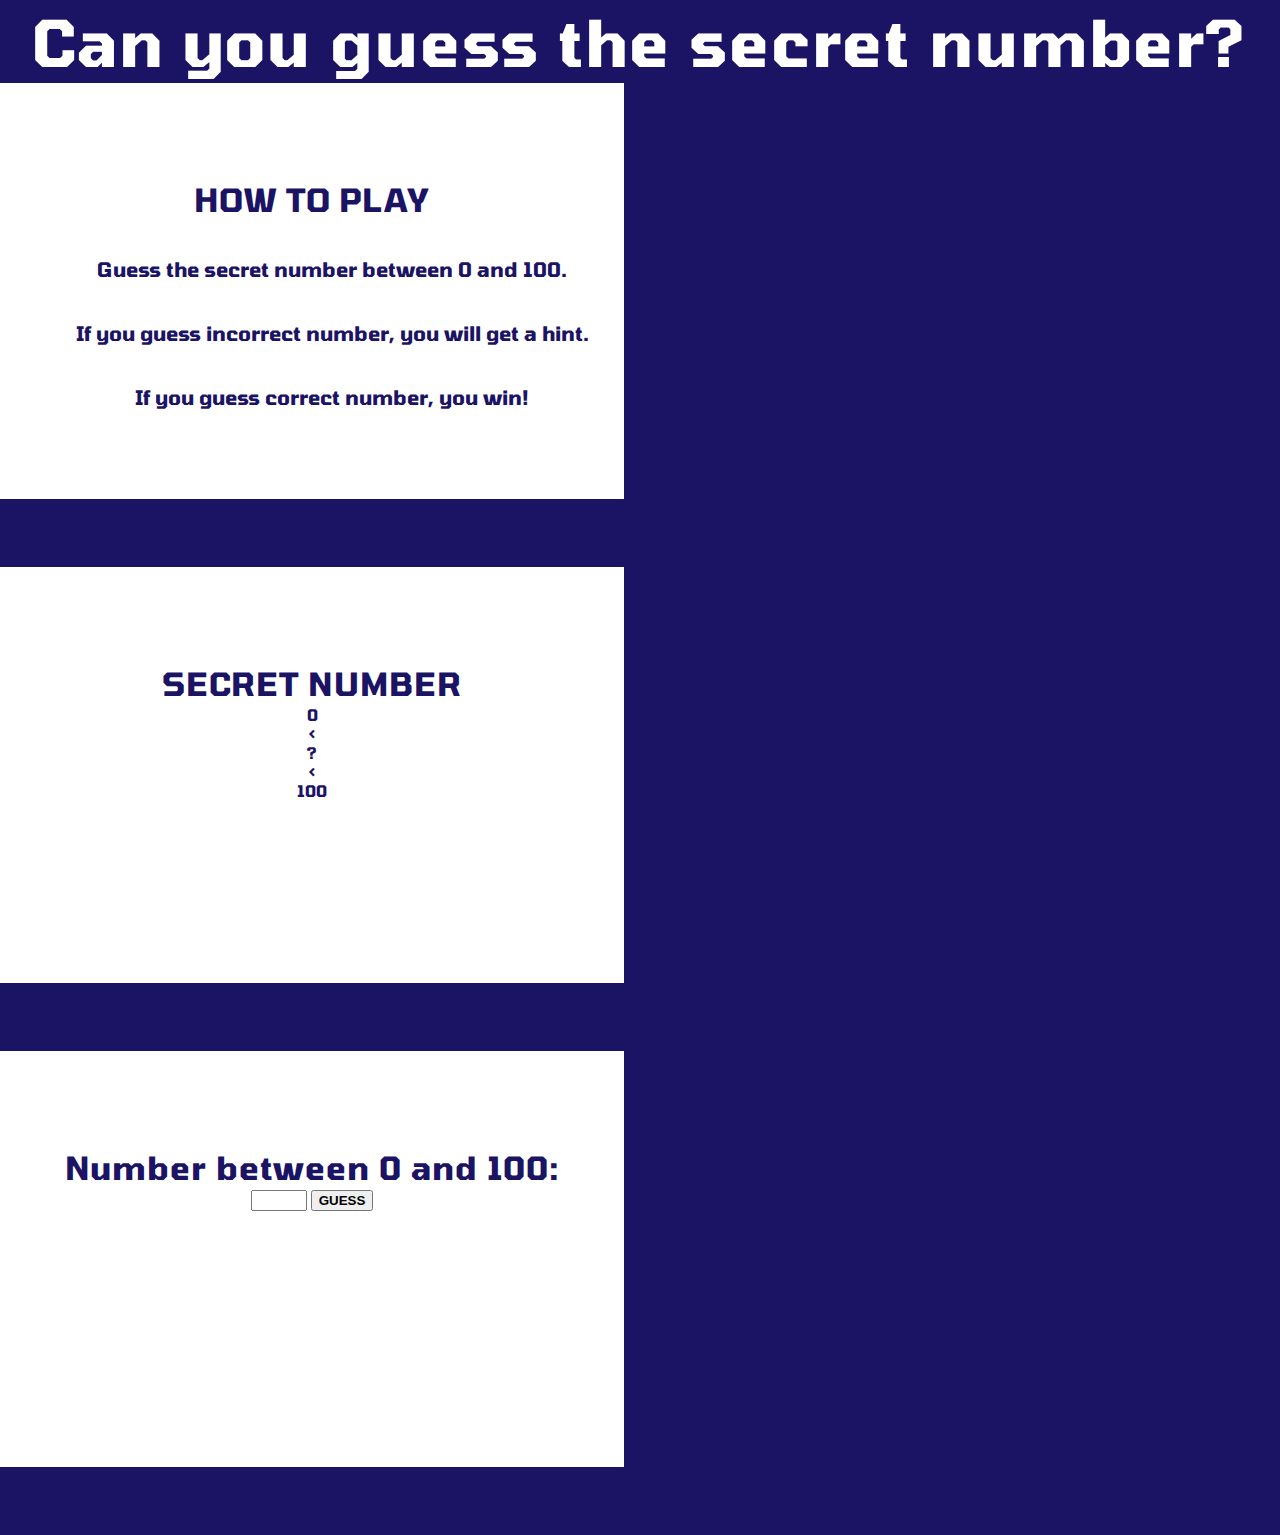
<file: index.html>
<!DOCTYPE html>
<html>
  <head>
    <title>Guess the number</title>
    <link rel="preconnect" href="https://fonts.googleapis.com" />
    <link rel="preconnect" href="https://fonts.gstatic.com" crossorigin />
    <link
      href="https://fonts.googleapis.com/css2?family=Tomorrow:wght@700;800&display=swap"
      rel="stylesheet"
    />
    <link rel="stylesheet" href="styles.css" />
  </head>

  <body>
    <h1 class="title">Can you guess the secret number?</h1>

    <div class="white-box">
      <h2>HOW TO PLAY</h2>
      <ul>
        <li>Guess the secret number between 0 and 100.</li>
        <li>If you guess incorrect number, you will get a hint.</li>
        <li>If you guess correct number, you win!</li>
      </ul>
    </div>

    <div class="white-box">
      <h2>SECRET NUMBER</h2>
      <p>0</p>
      <p>&lt;</p>
      <p>?</p>
      <p>&lt;</p>
      <p>100</p>
    </div>

    <div class="white-box">
      <h2>Number between 0 and 100:</h2>
      <form>
        <input required type="number" min="1" max="99" />
        <button type="submit">GUESS</button>
      </form>
    </div>

    <!-- 
    <h2>Number between 0 and 100:</h2>
    <form>
      <input required type="number" min="1" max="99" />
      <button type="submit">GUESS</button>

      <label>
        <input type="radio" name="first_radio" />
        radio 1
      </label>
      <label>
        <input type="radio" name="first_radio" />
        radio 2
      </label>

      <input type="date" />
      <input type="email" />
      <input type="file" />
      <img src="star.svg" />
      <select>
        <option>option 1</option>
        <option>option 2</option>
      </select>
    </form>
    -->
  </body>
</html>
</file>
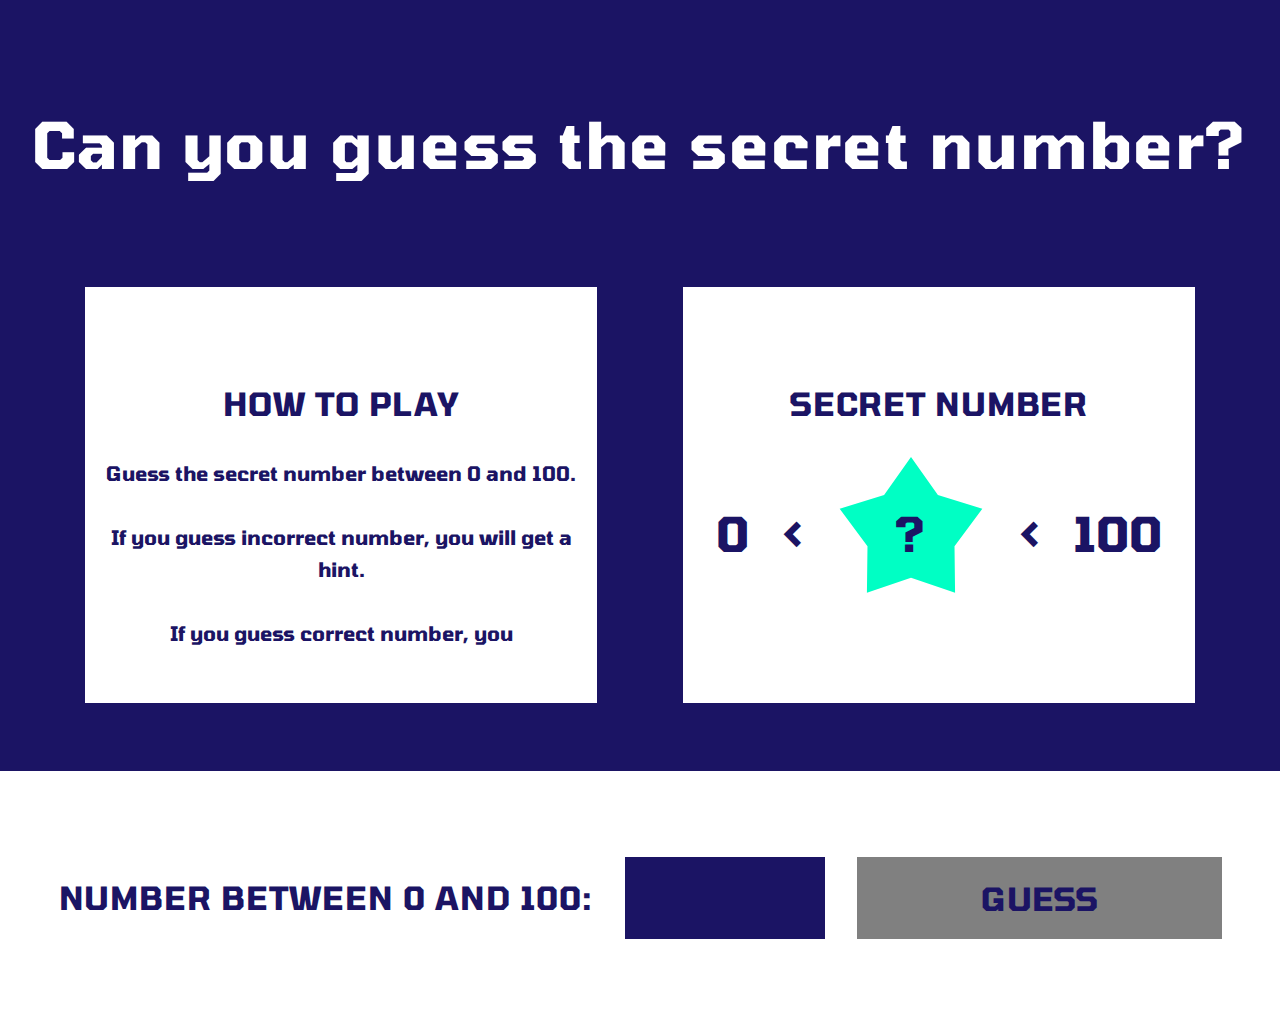
<file: Day 1 - HTML/index.html>
<!DOCTYPE html>
<html>
  <head>
    <title>Guess the number</title>
    <link rel="preconnect" href="https://fonts.googleapis.com" />
    <link rel="preconnect" href="https://fonts.gstatic.com" crossorigin />
    <link
      href="https://fonts.googleapis.com/css2?family=Tomorrow:wght@700;800&display=swap"
      rel="stylesheet"
    />
    <link rel="stylesheet" href="styles.css" />
  </head>

  <body>
    <h1 class="title">Can you guess the secret number?</h1>

    <section class="main">
      <div class="white-box">
        <h2>HOW TO PLAY</h2>
        <ul>
          <li>Guess the secret number between 0 and 100.</li>
          <li>If you guess incorrect number, you will get a hint.</li>
          <li>If you guess correct number, you</li>
        </ul>
      </div>

      <div class="white-box">
        <h2>SECRET NUMBER</h2>
        <div class="number-bar">
          <p>0</p>
          <p>&lt;</p>
          <div class="star-box">
            <img class="star" src="./star.svg" alt="green star" />
            <p class="question-mark">?</p>
          </div>
          <p>&lt;</p>
          <p>100</p>
        </div>
      </div>
    </section>

    <div class="bottom-box">
      <h2>Number between 0 and 100:</h2>
      <form>
        <input
          required
          type="number"
          min="1"
          max="99"
          class="input-number form-font"
        />
        <button class="guess-button form-font" type="submit">GUESS</button>
      </form>
    </div>

    <!-- 
    <h2>Number between 0 and 100:</h2>
    <form>
      <input required type="number" min="1" max="99" />
      <button type="submit">GUESS</button>

      <label>
        <input type="radio" name="first_radio" />
        radio 1
      </label>
      <label>
        <input type="radio" name="first_radio" />
        radio 2
      </label>

      <input type="date" />
      <input type="email" />
      <input type="file" />
      <img src="star.svg" />
      <select>
        <option>option 1</option>
        <option>option 2</option>
      </select>
    </form>
    -->
  </body>
</html>
</file>
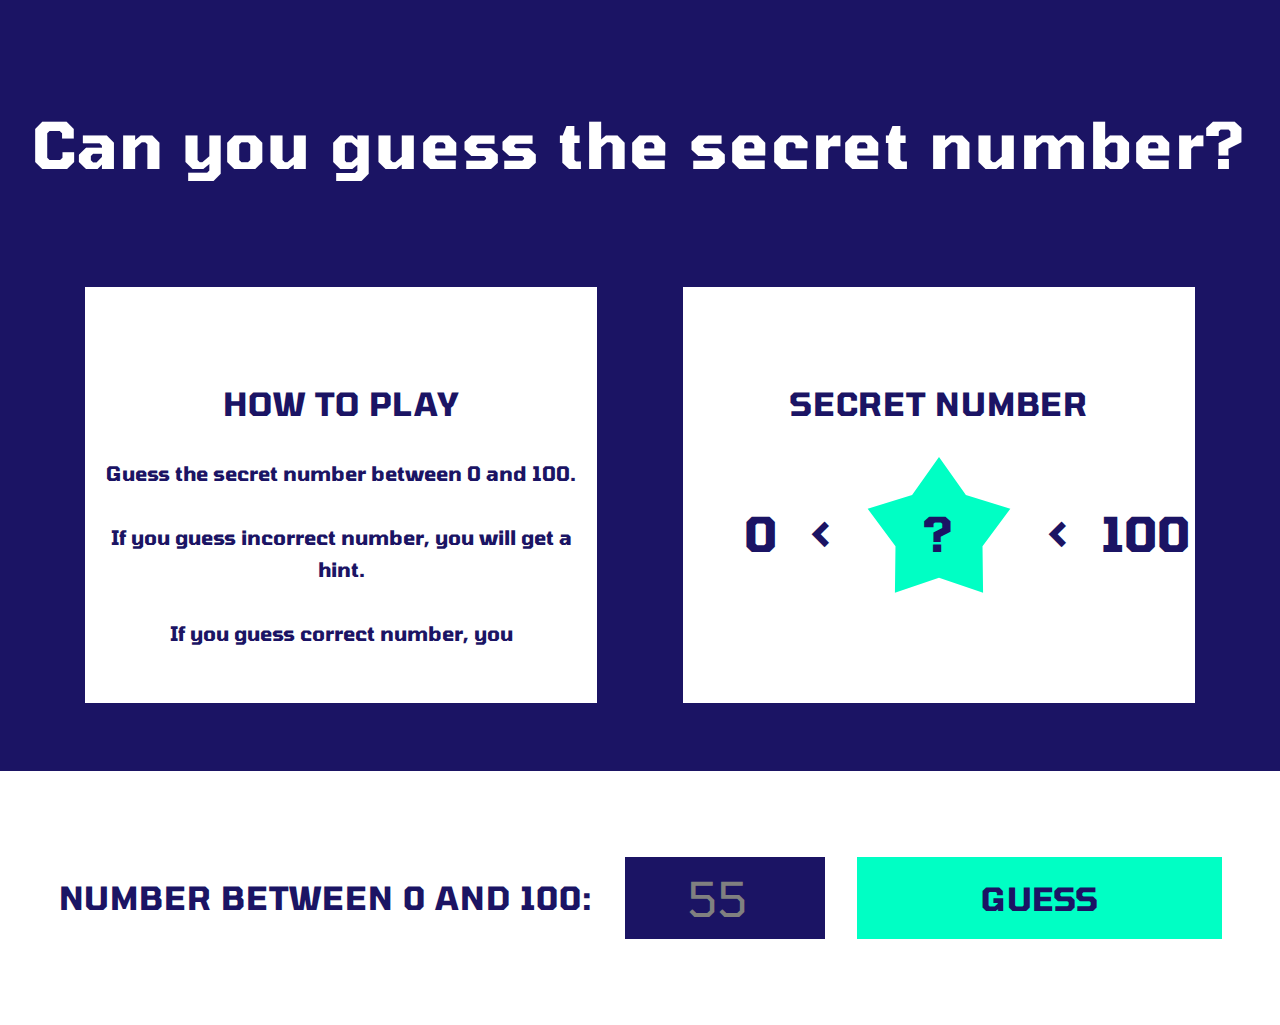
<file: Day 2 - CSS - after homework/index.html>
<!DOCTYPE html>
<html>
  <head>
    <title>Guess the number</title>
    <link rel="preconnect" href="https://fonts.googleapis.com" />
    <link rel="preconnect" href="https://fonts.gstatic.com" crossorigin />
    <link
      href="https://fonts.googleapis.com/css2?family=Tomorrow:wght@700;800&display=swap"
      rel="stylesheet"
    />
    <link rel="stylesheet" href="styles.css" />
  </head>

  <body>
    <h1 class="title">Can you guess the secret number?</h1>

    <section class="main">
      <div class="white-box">
        <h2>HOW TO PLAY</h2>
        <ul>
          <li>Guess the secret number between 0 and 100.</li>
          <li>If you guess incorrect number, you will get a hint.</li>
          <li>If you guess correct number, you</li>
        </ul>
      </div>

      <div class="white-box">
        <h2>SECRET NUMBER</h2>
        <div class="number-bar">
          <p class="number right-align">0</p>
          <p>&lt;</p>
          <div class="star-box">
            <img class="star" src="./star.svg" alt="green star" />
            <p class="question-mark">?</p>
          </div>
          <p>&lt;</p>
          <p class="number">100</p>
        </div>
      </div>
    </section>

    <div class="bottom-box">
      <h2>Number between 0 and 100:</h2>
      <form>
        <input
          required
          placeholder="55"
          type="number"
          min="1"
          max="99"
          class="input-number form-font"
        />
        <button class="guess-button form-font" type="submit">GUESS</button>
      </form>
    </div>

    <!-- 
    <h2>Number between 0 and 100:</h2>
    <form>
      <input required type="number" min="1" max="99" />
      <button type="submit">GUESS</button>

      <label>
        <input type="radio" name="first_radio" />
        radio 1
      </label>
      <label>
        <input type="radio" name="first_radio" />
        radio 2
      </label>

      <input type="date" />
      <input type="email" />
      <input type="file" />
      <img src="star.svg" />
      <select>
        <option>option 1</option>
        <option>option 2</option>
      </select>
    </form>
    -->
  </body>
</html>
</file>
<file: styles.css>
* {
  margin: 0;
  box-sizing: border-box;
}

body {
  font-family: Tomorrow;
  font-weight: 800;
  background-color: #1b1464;
  color: white;
}

h1,
h2 {
  line-height: 130%;
  letter-spacing: 0.03em;
}

h1 {
  font-size: 64px;
}

h2 {
  font-size: 32px;
}

li {
  font-size: 20px;
  line-height: 160%;
  list-style-type: none;
  padding-top: 32px;
}

li,
p,
button {
  font-weight: 700;
}

.white-box {
  background-color: #fff;
  color: #1b1464;
  text-align: center;
  width: 624px;
  height: 416px;
  padding-top: 96px;
  padding-bottom: 96px;
  margin-bottom: 68px;
}

.title {
  text-align: center;
}
</file>
<file: Day 1 - HTML/styles.css>
* {
  margin: 0;
  box-sizing: border-box;
}

body {
  font-family: Tomorrow;
  font-weight: 800;
  background-color: #1b1464;
  color: white;
  min-height: 100vh;
}

h1,
h2 {
  line-height: 130%;
  letter-spacing: 0.03em;
}

h1 {
  font-size: 64px;
}

h2 {
  font-size: 32px;
}

li {
  font-size: 20px;
  line-height: 160%;
  list-style-type: none;
  padding-top: 32px;
}

ul {
  padding: 0;
}

li,
p,
button {
  font-weight: 700;
}

.white-box {
  background-color: #fff;
  color: #1b1464;
  text-align: center;
  width: 40vw;
  height: 416px;
  padding-top: 96px;
  padding-bottom: 96px;
}

.main {
  display: flex;
  justify-content: space-evenly;
  margin-bottom: 68px;
}

.title {
  text-align: center;
  margin: 102px 0;
}

.number-bar {
  margin-top: 32px;

  display: flex;
  justify-content: center;
  align-items: center;
  gap: 32px;
}

.number-bar p {
  font-size: 48px;
}

.star-box {
  position: relative;
}

.question-mark {
  position: absolute;
  top: 50%;
  left: 50%;
  transform: translate(-50%, -50%);
}

.bottom-box {
  width: 100%;
  background-color: #fff;
  color: #1b1464;
  text-align: center;
  padding-top: 86px;
  padding-bottom: 86px;

  display: flex;
  justify-content: center;
  align-items: center;
  gap: 32px;

  text-transform: uppercase;
}

form {
  padding: 0;
  display: flex;
}

.input-number {
  height: 82px;
  width: 200px;
  border: none;
  background-color: #1b1464;
  color: grey;
  font-size: 48px;

  margin-right: 32px;
}

.guess-button {
  height: 82px;
  width: 365px;
  background-color: gray;
  color: #1b1464;
  font-size: 32px;
  border: none;
  outline: none;
}

.form-font {
  font-family: Tomorrow;
  text-align: center;
  display: inline-block;
}
</file>
<file: Day 2 - CSS - after homework/styles.css>
* {
  margin: 0;
  box-sizing: border-box;
}

body {
  font-family: Tomorrow;
  font-weight: 800;
  background-color: #1b1464;
  color: white;
  min-height: 100vh;
}

h1,
h2 {
  line-height: 130%;
  letter-spacing: 0.03em;
}

h1 {
  font-size: 64px;
}

h2 {
  font-size: 32px;
}

li {
  font-size: 20px;
  line-height: 160%;
  list-style-type: none;
  padding-top: 32px;
}

ul {
  padding: 0;
}

li,
p,
button {
  font-weight: 700;
}

.white-box {
  background-color: #fff;
  color: #1b1464;
  text-align: center;
  width: 40vw;
  height: 416px;
  padding-top: 96px;
  padding-bottom: 96px;
}

.main {
  display: flex;
  justify-content: space-evenly;
  margin-bottom: 68px;
}

.title {
  text-align: center;
  margin: 102px 0;
}

.number-bar {
  margin-top: 32px;

  display: flex;
  justify-content: center;
  align-items: center;
  gap: 32px;
}

.number-bar p {
  font-size: 48px;
}

.number {
  width: 100%;
  text-align: left;
}

.right-align {
  text-align: right;
}

.star-box {
  position: relative;
}

.question-mark {
  position: absolute;
  top: 50%;
  left: 50%;
  transform: translate(-50%, -50%);
}

.bottom-box {
  width: 100%;
  background-color: #fff;
  color: #1b1464;
  text-align: center;
  padding-top: 86px;
  padding-bottom: 86px;

  display: flex;
  justify-content: center;
  align-items: center;
  gap: 32px;

  text-transform: uppercase;
}

form {
  padding: 0;
  display: flex;
}

.input-number {
  height: 82px;
  width: 200px;
  border: none;
  background-color: #1b1464;
  color: white;
  font-size: 48px;

  margin-right: 32px;
}

.input-number::placeholder {
  color: grey;
}

.guess-button {
  height: 82px;
  width: 365px;
  background-color: #00ffc4;
  color: #1b1464;
  font-size: 32px;
  border: none;
  outline: none;
}

.guess-button:disabled {
  background-color: gray;
}

.form-font {
  font-family: Tomorrow;
  text-align: center;
  display: inline-block;
}
</file>
